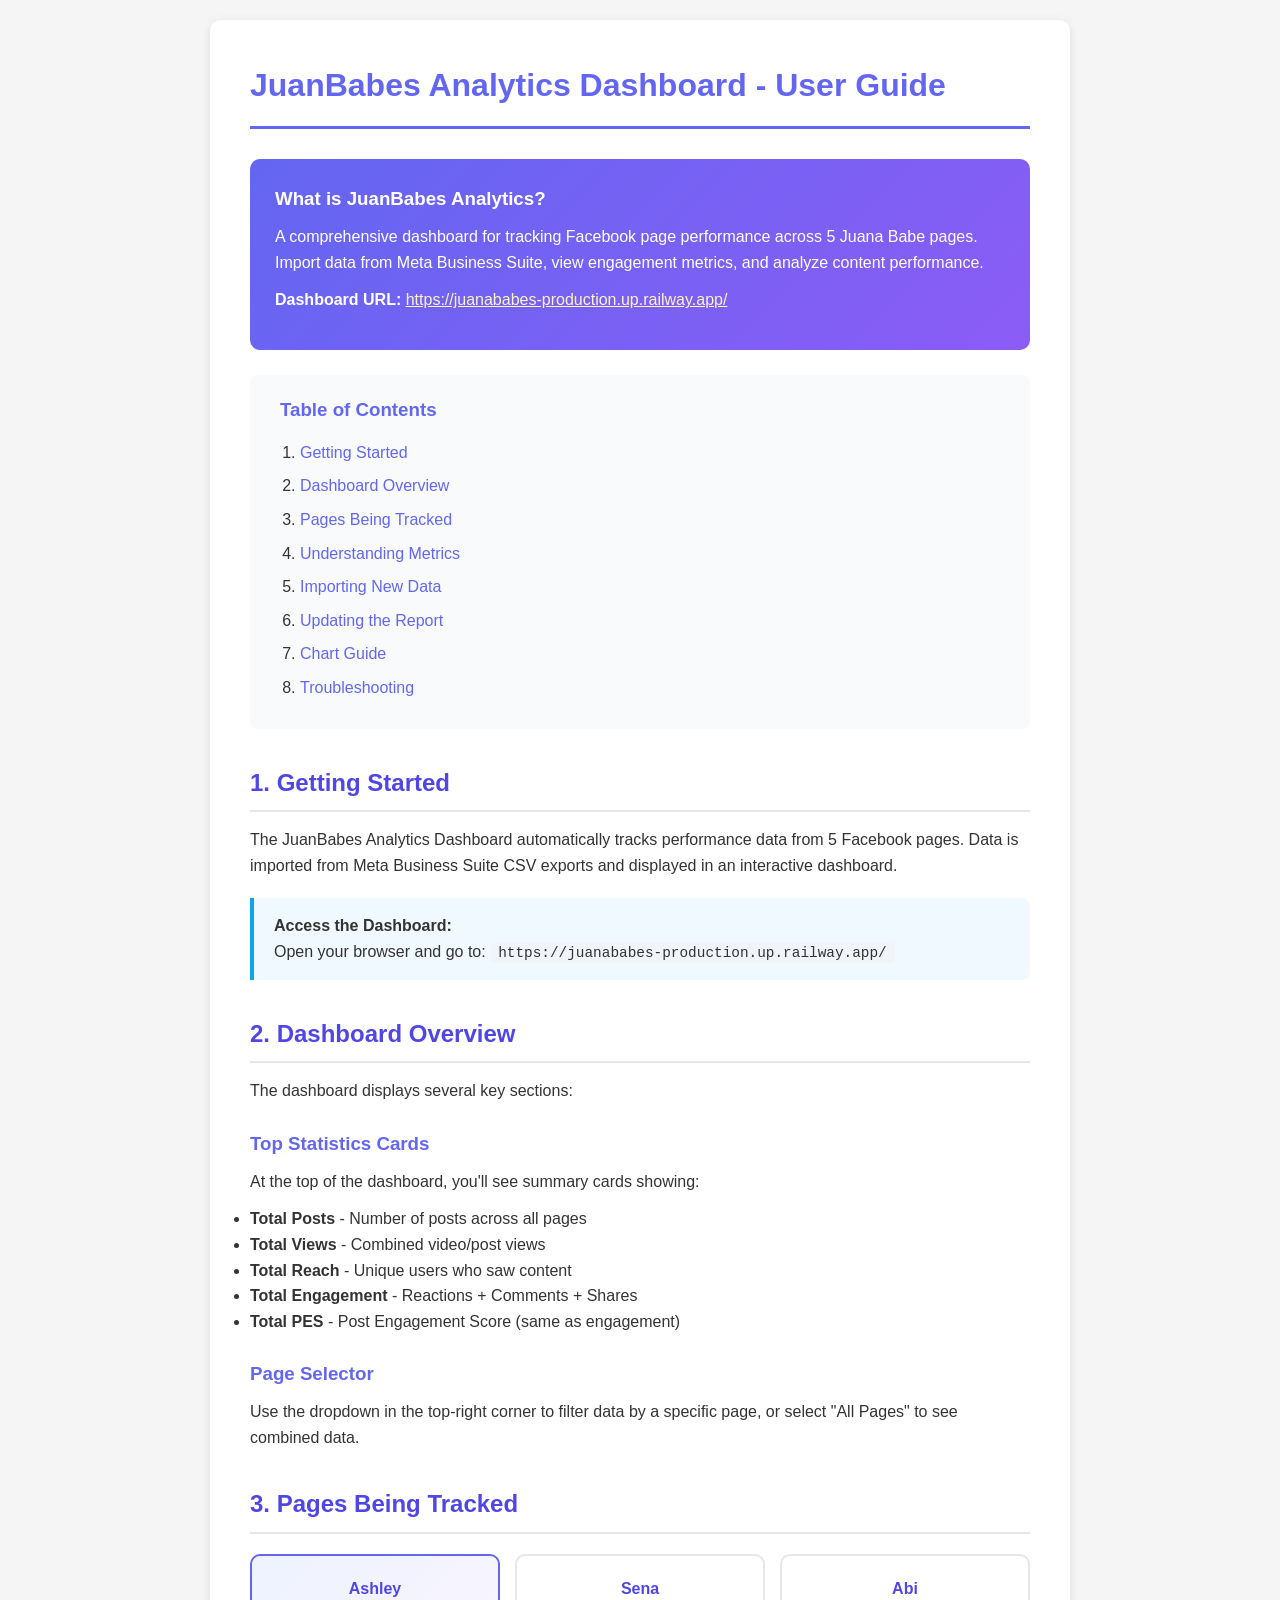
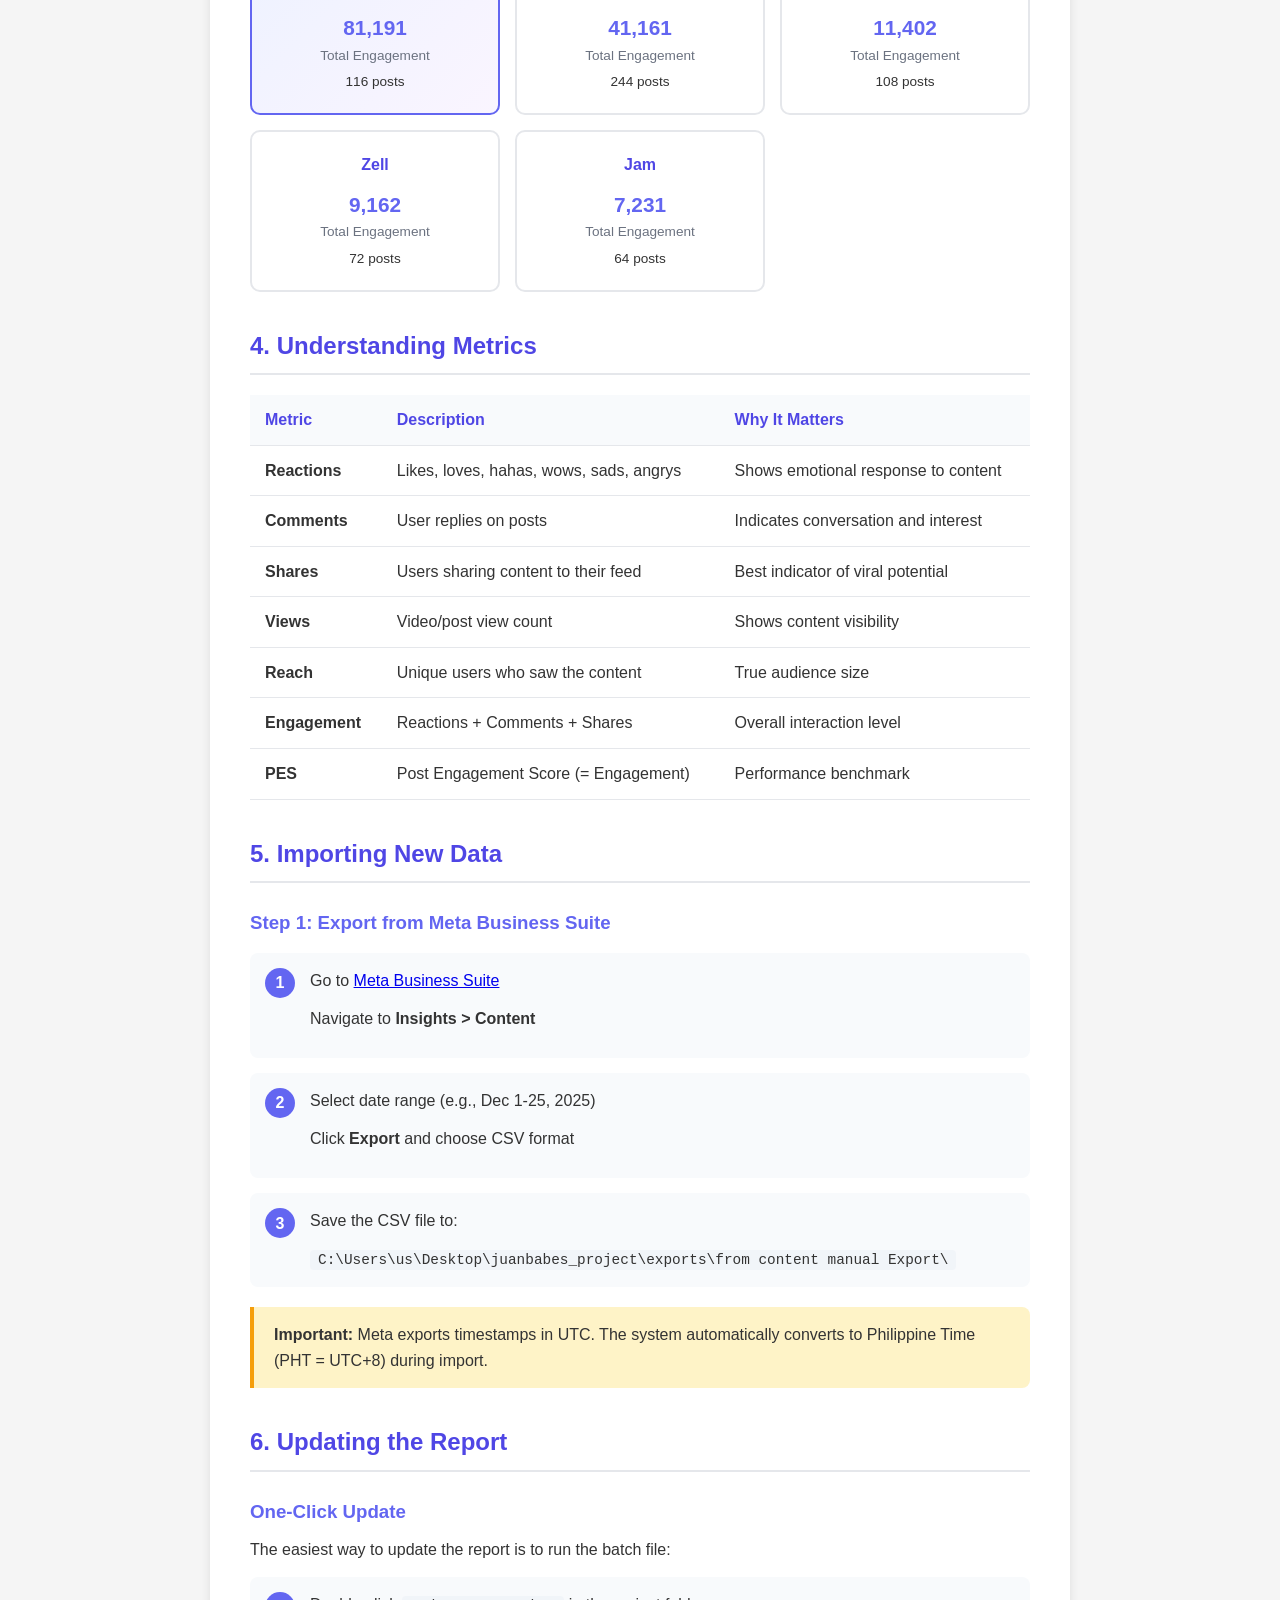
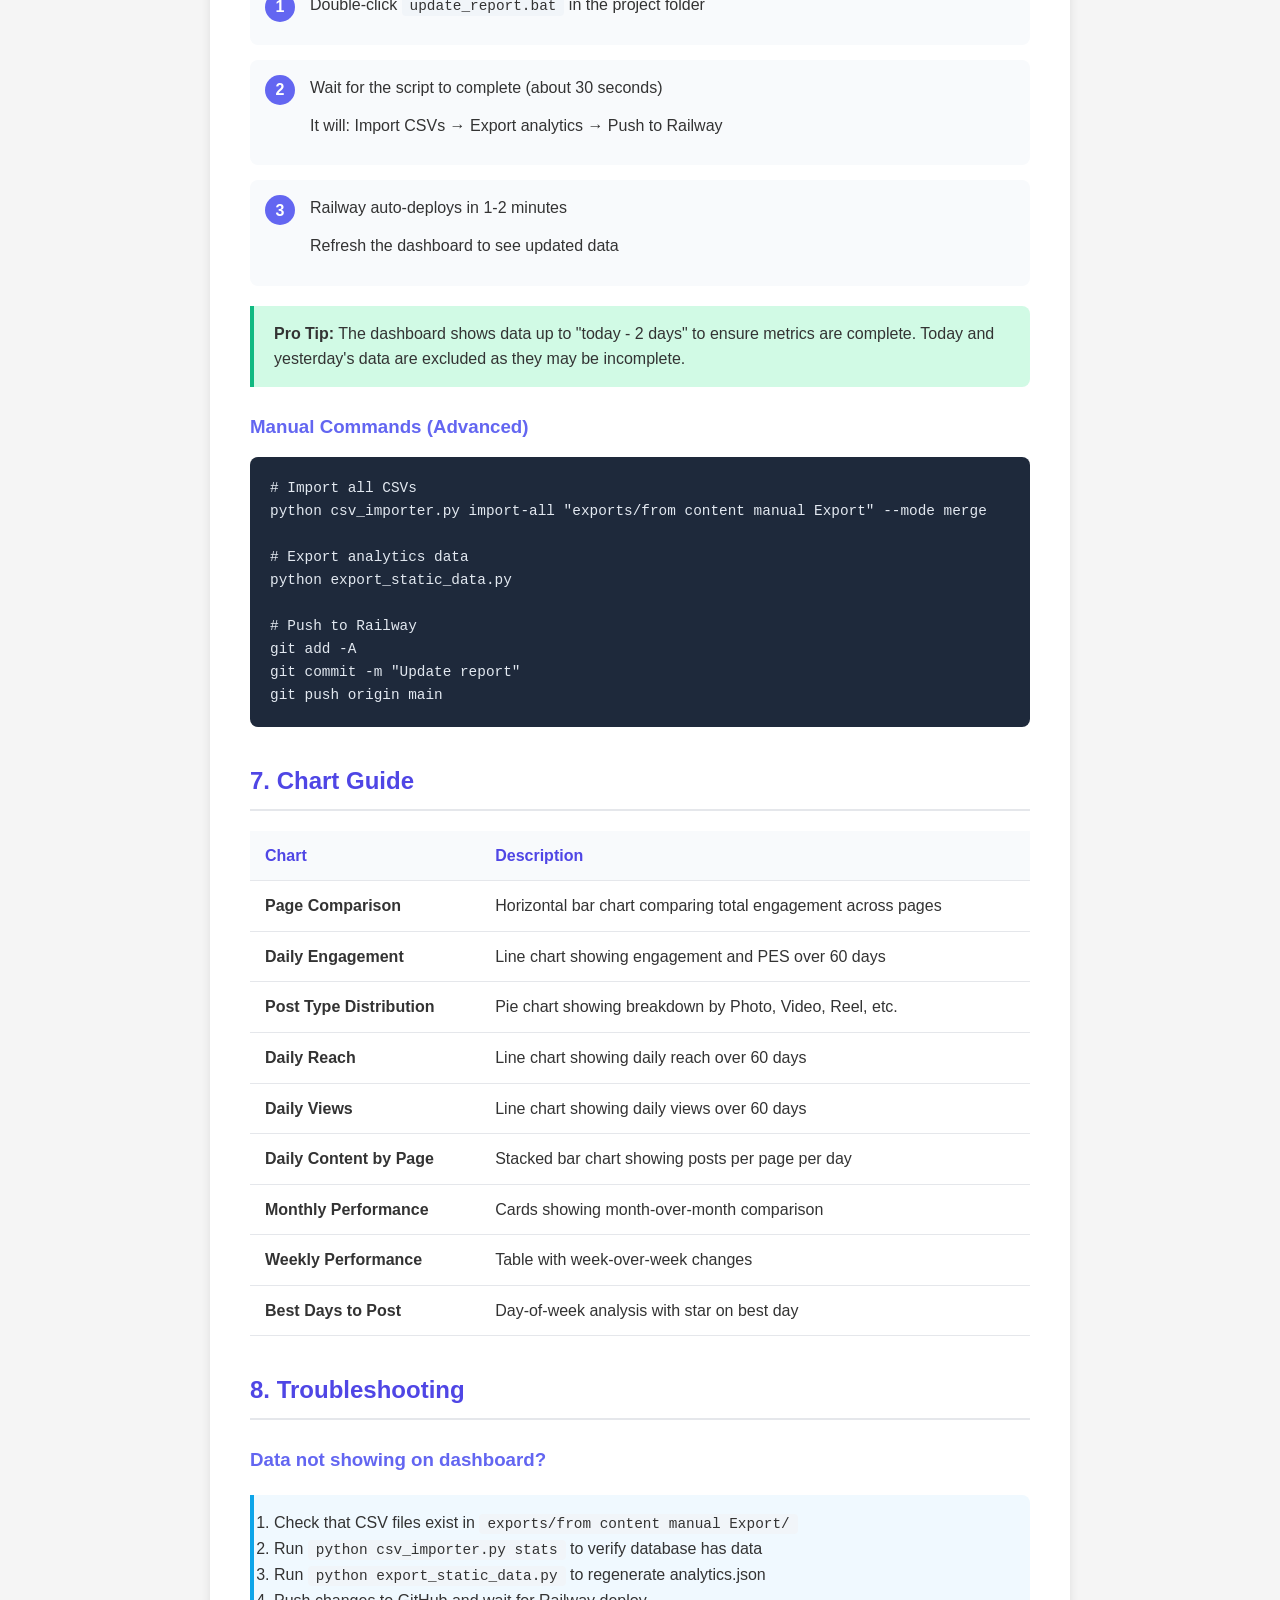
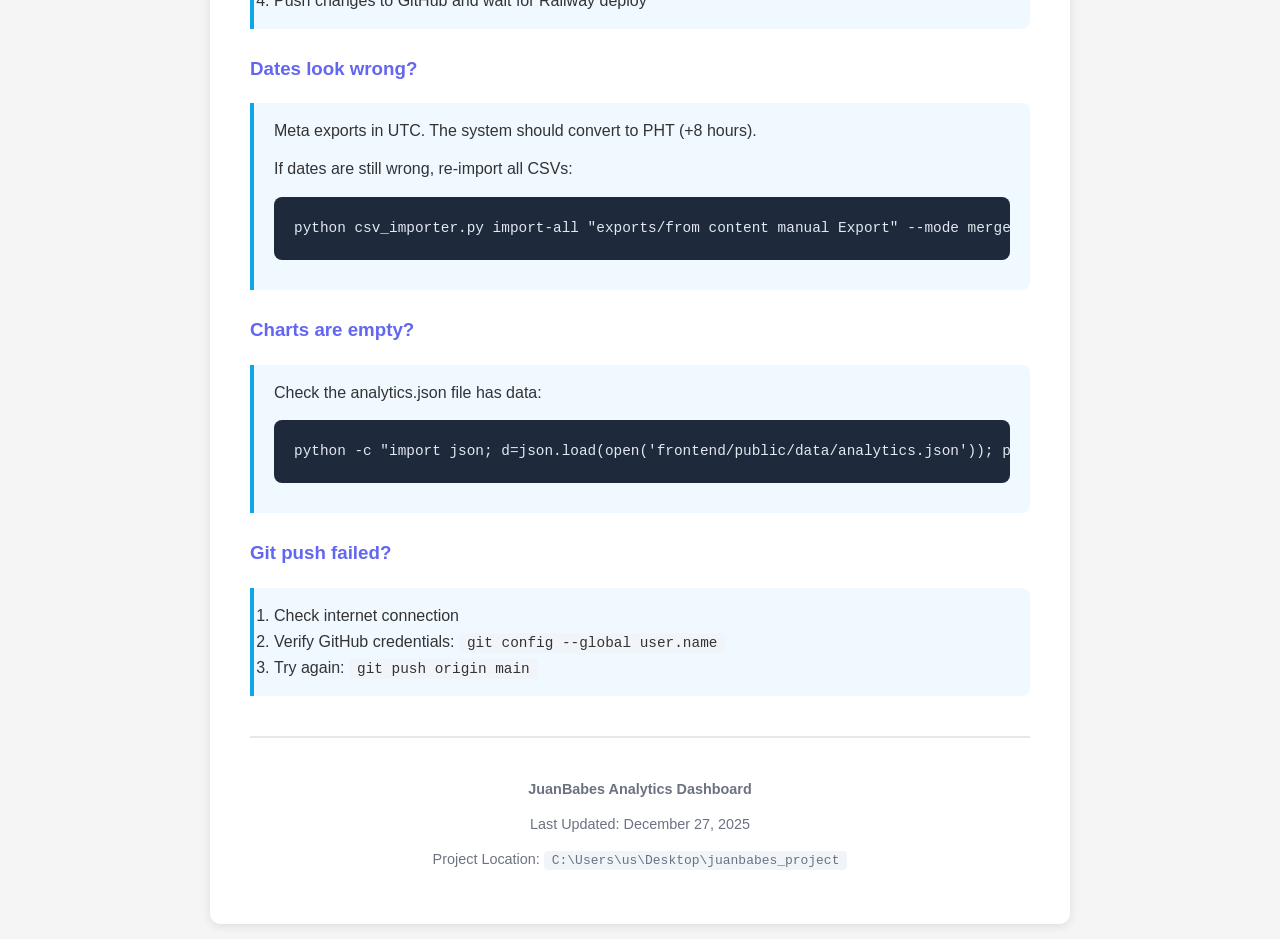
<file: USER_GUIDE.html>
<!DOCTYPE html>
<html lang="en">
<head>
    <meta charset="UTF-8">
    <meta name="viewport" content="width=device-width, initial-scale=1.0">
    <title>JuanBabes Analytics - User Guide</title>
    <style>
        * {
            margin: 0;
            padding: 0;
            box-sizing: border-box;
        }
        body {
            font-family: 'Segoe UI', Tahoma, Geneva, Verdana, sans-serif;
            line-height: 1.6;
            color: #333;
            max-width: 900px;
            margin: 0 auto;
            padding: 20px;
            background: #f5f5f5;
        }
        .container {
            background: white;
            padding: 40px;
            border-radius: 10px;
            box-shadow: 0 2px 10px rgba(0,0,0,0.1);
        }
        h1 {
            color: #6366f1;
            border-bottom: 3px solid #6366f1;
            padding-bottom: 15px;
            margin-bottom: 30px;
        }
        h2 {
            color: #4f46e5;
            margin-top: 35px;
            margin-bottom: 15px;
            padding-bottom: 8px;
            border-bottom: 2px solid #e5e7eb;
        }
        h3 {
            color: #6366f1;
            margin-top: 25px;
            margin-bottom: 10px;
        }
        p {
            margin-bottom: 12px;
        }
        .highlight-box {
            background: linear-gradient(135deg, #6366f1 0%, #8b5cf6 100%);
            color: white;
            padding: 25px;
            border-radius: 10px;
            margin: 25px 0;
        }
        .highlight-box h3 {
            color: white;
            margin-top: 0;
        }
        .info-box {
            background: #f0f9ff;
            border-left: 4px solid #0ea5e9;
            padding: 15px 20px;
            margin: 20px 0;
            border-radius: 0 8px 8px 0;
        }
        .warning-box {
            background: #fef3c7;
            border-left: 4px solid #f59e0b;
            padding: 15px 20px;
            margin: 20px 0;
            border-radius: 0 8px 8px 0;
        }
        .success-box {
            background: #d1fae5;
            border-left: 4px solid #10b981;
            padding: 15px 20px;
            margin: 20px 0;
            border-radius: 0 8px 8px 0;
        }
        table {
            width: 100%;
            border-collapse: collapse;
            margin: 20px 0;
        }
        th, td {
            padding: 12px 15px;
            text-align: left;
            border-bottom: 1px solid #e5e7eb;
        }
        th {
            background: #f8fafc;
            font-weight: 600;
            color: #4f46e5;
        }
        tr:hover {
            background: #f8fafc;
        }
        code {
            background: #f1f5f9;
            padding: 2px 8px;
            border-radius: 4px;
            font-family: 'Consolas', monospace;
            font-size: 0.9em;
        }
        pre {
            background: #1e293b;
            color: #e2e8f0;
            padding: 20px;
            border-radius: 8px;
            overflow-x: auto;
            margin: 15px 0;
        }
        pre code {
            background: none;
            padding: 0;
            color: inherit;
        }
        .step {
            display: flex;
            align-items: flex-start;
            margin: 15px 0;
            padding: 15px;
            background: #f8fafc;
            border-radius: 8px;
        }
        .step-number {
            background: #6366f1;
            color: white;
            width: 30px;
            height: 30px;
            border-radius: 50%;
            display: flex;
            align-items: center;
            justify-content: center;
            font-weight: bold;
            margin-right: 15px;
            flex-shrink: 0;
        }
        .metric-card {
            display: inline-block;
            background: #f8fafc;
            border: 1px solid #e5e7eb;
            border-radius: 8px;
            padding: 15px 20px;
            margin: 5px;
            min-width: 150px;
        }
        .metric-card .value {
            font-size: 1.5em;
            font-weight: bold;
            color: #6366f1;
        }
        .metric-card .label {
            font-size: 0.85em;
            color: #6b7280;
        }
        .toc {
            background: #f8fafc;
            padding: 20px 30px;
            border-radius: 8px;
            margin-bottom: 30px;
        }
        .toc h3 {
            margin-top: 0;
            margin-bottom: 15px;
        }
        .toc ol {
            margin: 0;
            padding-left: 20px;
        }
        .toc li {
            margin: 8px 0;
        }
        .toc a {
            color: #6366f1;
            text-decoration: none;
        }
        .toc a:hover {
            text-decoration: underline;
        }
        .page-list {
            display: grid;
            grid-template-columns: repeat(auto-fill, minmax(200px, 1fr));
            gap: 15px;
            margin: 20px 0;
        }
        .page-card {
            background: white;
            border: 2px solid #e5e7eb;
            border-radius: 10px;
            padding: 20px;
            text-align: center;
        }
        .page-card.top {
            border-color: #6366f1;
            background: linear-gradient(135deg, #eef2ff 0%, #faf5ff 100%);
        }
        .page-card h4 {
            color: #4f46e5;
            margin-bottom: 10px;
        }
        @media print {
            body {
                background: white;
                padding: 0;
            }
            .container {
                box-shadow: none;
                padding: 20px;
            }
            pre {
                background: #f1f5f9;
                color: #333;
            }
        }
    </style>
</head>
<body>
    <div class="container">
        <h1>JuanBabes Analytics Dashboard - User Guide</h1>

        <div class="highlight-box">
            <h3>What is JuanBabes Analytics?</h3>
            <p>A comprehensive dashboard for tracking Facebook page performance across 5 Juana Babe pages. Import data from Meta Business Suite, view engagement metrics, and analyze content performance.</p>
            <p><strong>Dashboard URL:</strong> <a href="https://juanababes-production.up.railway.app/" style="color: #fef3c7;">https://juanababes-production.up.railway.app/</a></p>
        </div>

        <div class="toc">
            <h3>Table of Contents</h3>
            <ol>
                <li><a href="#getting-started">Getting Started</a></li>
                <li><a href="#dashboard">Dashboard Overview</a></li>
                <li><a href="#pages">Pages Being Tracked</a></li>
                <li><a href="#metrics">Understanding Metrics</a></li>
                <li><a href="#importing">Importing New Data</a></li>
                <li><a href="#updating">Updating the Report</a></li>
                <li><a href="#charts">Chart Guide</a></li>
                <li><a href="#troubleshooting">Troubleshooting</a></li>
            </ol>
        </div>

        <h2 id="getting-started">1. Getting Started</h2>

        <p>The JuanBabes Analytics Dashboard automatically tracks performance data from 5 Facebook pages. Data is imported from Meta Business Suite CSV exports and displayed in an interactive dashboard.</p>

        <div class="info-box">
            <strong>Access the Dashboard:</strong><br>
            Open your browser and go to: <code>https://juanababes-production.up.railway.app/</code>
        </div>

        <h2 id="dashboard">2. Dashboard Overview</h2>

        <p>The dashboard displays several key sections:</p>

        <h3>Top Statistics Cards</h3>
        <p>At the top of the dashboard, you'll see summary cards showing:</p>
        <ul>
            <li><strong>Total Posts</strong> - Number of posts across all pages</li>
            <li><strong>Total Views</strong> - Combined video/post views</li>
            <li><strong>Total Reach</strong> - Unique users who saw content</li>
            <li><strong>Total Engagement</strong> - Reactions + Comments + Shares</li>
            <li><strong>Total PES</strong> - Post Engagement Score (same as engagement)</li>
        </ul>

        <h3>Page Selector</h3>
        <p>Use the dropdown in the top-right corner to filter data by a specific page, or select "All Pages" to see combined data.</p>

        <h2 id="pages">3. Pages Being Tracked</h2>

        <div class="page-list">
            <div class="page-card top">
                <h4>Ashley</h4>
                <div style="font-size: 1.3em; color: #6366f1; font-weight: bold;">81,191</div>
                <div style="font-size: 0.85em; color: #6b7280;">Total Engagement</div>
                <div style="margin-top: 5px; font-size: 0.85em;">116 posts</div>
            </div>
            <div class="page-card">
                <h4>Sena</h4>
                <div style="font-size: 1.3em; color: #6366f1; font-weight: bold;">41,161</div>
                <div style="font-size: 0.85em; color: #6b7280;">Total Engagement</div>
                <div style="margin-top: 5px; font-size: 0.85em;">244 posts</div>
            </div>
            <div class="page-card">
                <h4>Abi</h4>
                <div style="font-size: 1.3em; color: #6366f1; font-weight: bold;">11,402</div>
                <div style="font-size: 0.85em; color: #6b7280;">Total Engagement</div>
                <div style="margin-top: 5px; font-size: 0.85em;">108 posts</div>
            </div>
            <div class="page-card">
                <h4>Zell</h4>
                <div style="font-size: 1.3em; color: #6366f1; font-weight: bold;">9,162</div>
                <div style="font-size: 0.85em; color: #6b7280;">Total Engagement</div>
                <div style="margin-top: 5px; font-size: 0.85em;">72 posts</div>
            </div>
            <div class="page-card">
                <h4>Jam</h4>
                <div style="font-size: 1.3em; color: #6366f1; font-weight: bold;">7,231</div>
                <div style="font-size: 0.85em; color: #6b7280;">Total Engagement</div>
                <div style="margin-top: 5px; font-size: 0.85em;">64 posts</div>
            </div>
        </div>

        <h2 id="metrics">4. Understanding Metrics</h2>

        <table>
            <tr>
                <th>Metric</th>
                <th>Description</th>
                <th>Why It Matters</th>
            </tr>
            <tr>
                <td><strong>Reactions</strong></td>
                <td>Likes, loves, hahas, wows, sads, angrys</td>
                <td>Shows emotional response to content</td>
            </tr>
            <tr>
                <td><strong>Comments</strong></td>
                <td>User replies on posts</td>
                <td>Indicates conversation and interest</td>
            </tr>
            <tr>
                <td><strong>Shares</strong></td>
                <td>Users sharing content to their feed</td>
                <td>Best indicator of viral potential</td>
            </tr>
            <tr>
                <td><strong>Views</strong></td>
                <td>Video/post view count</td>
                <td>Shows content visibility</td>
            </tr>
            <tr>
                <td><strong>Reach</strong></td>
                <td>Unique users who saw the content</td>
                <td>True audience size</td>
            </tr>
            <tr>
                <td><strong>Engagement</strong></td>
                <td>Reactions + Comments + Shares</td>
                <td>Overall interaction level</td>
            </tr>
            <tr>
                <td><strong>PES</strong></td>
                <td>Post Engagement Score (= Engagement)</td>
                <td>Performance benchmark</td>
            </tr>
        </table>

        <h2 id="importing">5. Importing New Data</h2>

        <h3>Step 1: Export from Meta Business Suite</h3>
        <div class="step">
            <div class="step-number">1</div>
            <div>
                <p>Go to <a href="https://business.facebook.com">Meta Business Suite</a></p>
                <p>Navigate to <strong>Insights > Content</strong></p>
            </div>
        </div>
        <div class="step">
            <div class="step-number">2</div>
            <div>
                <p>Select date range (e.g., Dec 1-25, 2025)</p>
                <p>Click <strong>Export</strong> and choose CSV format</p>
            </div>
        </div>
        <div class="step">
            <div class="step-number">3</div>
            <div>
                <p>Save the CSV file to:</p>
                <code>C:\Users\us\Desktop\juanbabes_project\exports\from content manual Export\</code>
            </div>
        </div>

        <div class="warning-box">
            <strong>Important:</strong> Meta exports timestamps in UTC. The system automatically converts to Philippine Time (PHT = UTC+8) during import.
        </div>

        <h2 id="updating">6. Updating the Report</h2>

        <h3>One-Click Update</h3>
        <p>The easiest way to update the report is to run the batch file:</p>

        <div class="step">
            <div class="step-number">1</div>
            <div>
                <p>Double-click <code>update_report.bat</code> in the project folder</p>
            </div>
        </div>
        <div class="step">
            <div class="step-number">2</div>
            <div>
                <p>Wait for the script to complete (about 30 seconds)</p>
                <p>It will: Import CSVs → Export analytics → Push to Railway</p>
            </div>
        </div>
        <div class="step">
            <div class="step-number">3</div>
            <div>
                <p>Railway auto-deploys in 1-2 minutes</p>
                <p>Refresh the dashboard to see updated data</p>
            </div>
        </div>

        <div class="success-box">
            <strong>Pro Tip:</strong> The dashboard shows data up to "today - 2 days" to ensure metrics are complete. Today and yesterday's data are excluded as they may be incomplete.
        </div>

        <h3>Manual Commands (Advanced)</h3>
        <pre><code># Import all CSVs
python csv_importer.py import-all "exports/from content manual Export" --mode merge

# Export analytics data
python export_static_data.py

# Push to Railway
git add -A
git commit -m "Update report"
git push origin main</code></pre>

        <h2 id="charts">7. Chart Guide</h2>

        <table>
            <tr>
                <th>Chart</th>
                <th>Description</th>
            </tr>
            <tr>
                <td><strong>Page Comparison</strong></td>
                <td>Horizontal bar chart comparing total engagement across pages</td>
            </tr>
            <tr>
                <td><strong>Daily Engagement</strong></td>
                <td>Line chart showing engagement and PES over 60 days</td>
            </tr>
            <tr>
                <td><strong>Post Type Distribution</strong></td>
                <td>Pie chart showing breakdown by Photo, Video, Reel, etc.</td>
            </tr>
            <tr>
                <td><strong>Daily Reach</strong></td>
                <td>Line chart showing daily reach over 60 days</td>
            </tr>
            <tr>
                <td><strong>Daily Views</strong></td>
                <td>Line chart showing daily views over 60 days</td>
            </tr>
            <tr>
                <td><strong>Daily Content by Page</strong></td>
                <td>Stacked bar chart showing posts per page per day</td>
            </tr>
            <tr>
                <td><strong>Monthly Performance</strong></td>
                <td>Cards showing month-over-month comparison</td>
            </tr>
            <tr>
                <td><strong>Weekly Performance</strong></td>
                <td>Table with week-over-week changes</td>
            </tr>
            <tr>
                <td><strong>Best Days to Post</strong></td>
                <td>Day-of-week analysis with star on best day</td>
            </tr>
        </table>

        <h2 id="troubleshooting">8. Troubleshooting</h2>

        <h3>Data not showing on dashboard?</h3>
        <div class="info-box">
            <ol>
                <li>Check that CSV files exist in <code>exports/from content manual Export/</code></li>
                <li>Run <code>python csv_importer.py stats</code> to verify database has data</li>
                <li>Run <code>python export_static_data.py</code> to regenerate analytics.json</li>
                <li>Push changes to GitHub and wait for Railway deploy</li>
            </ol>
        </div>

        <h3>Dates look wrong?</h3>
        <div class="info-box">
            <p>Meta exports in UTC. The system should convert to PHT (+8 hours).</p>
            <p>If dates are still wrong, re-import all CSVs:</p>
            <pre><code>python csv_importer.py import-all "exports/from content manual Export" --mode merge</code></pre>
        </div>

        <h3>Charts are empty?</h3>
        <div class="info-box">
            <p>Check the analytics.json file has data:</p>
            <pre><code>python -c "import json; d=json.load(open('frontend/public/data/analytics.json')); print('Posts:', len(d.get('posts',[]))); print('Daily:', len(d.get('daily',{}).get('all',[])))"</code></pre>
        </div>

        <h3>Git push failed?</h3>
        <div class="info-box">
            <ol>
                <li>Check internet connection</li>
                <li>Verify GitHub credentials: <code>git config --global user.name</code></li>
                <li>Try again: <code>git push origin main</code></li>
            </ol>
        </div>

        <hr style="margin: 40px 0; border: none; border-top: 2px solid #e5e7eb;">

        <div style="text-align: center; color: #6b7280; font-size: 0.9em;">
            <p><strong>JuanBabes Analytics Dashboard</strong></p>
            <p>Last Updated: December 27, 2025</p>
            <p>Project Location: <code>C:\Users\us\Desktop\juanbabes_project</code></p>
        </div>
    </div>
</body>
</html>
</file>
